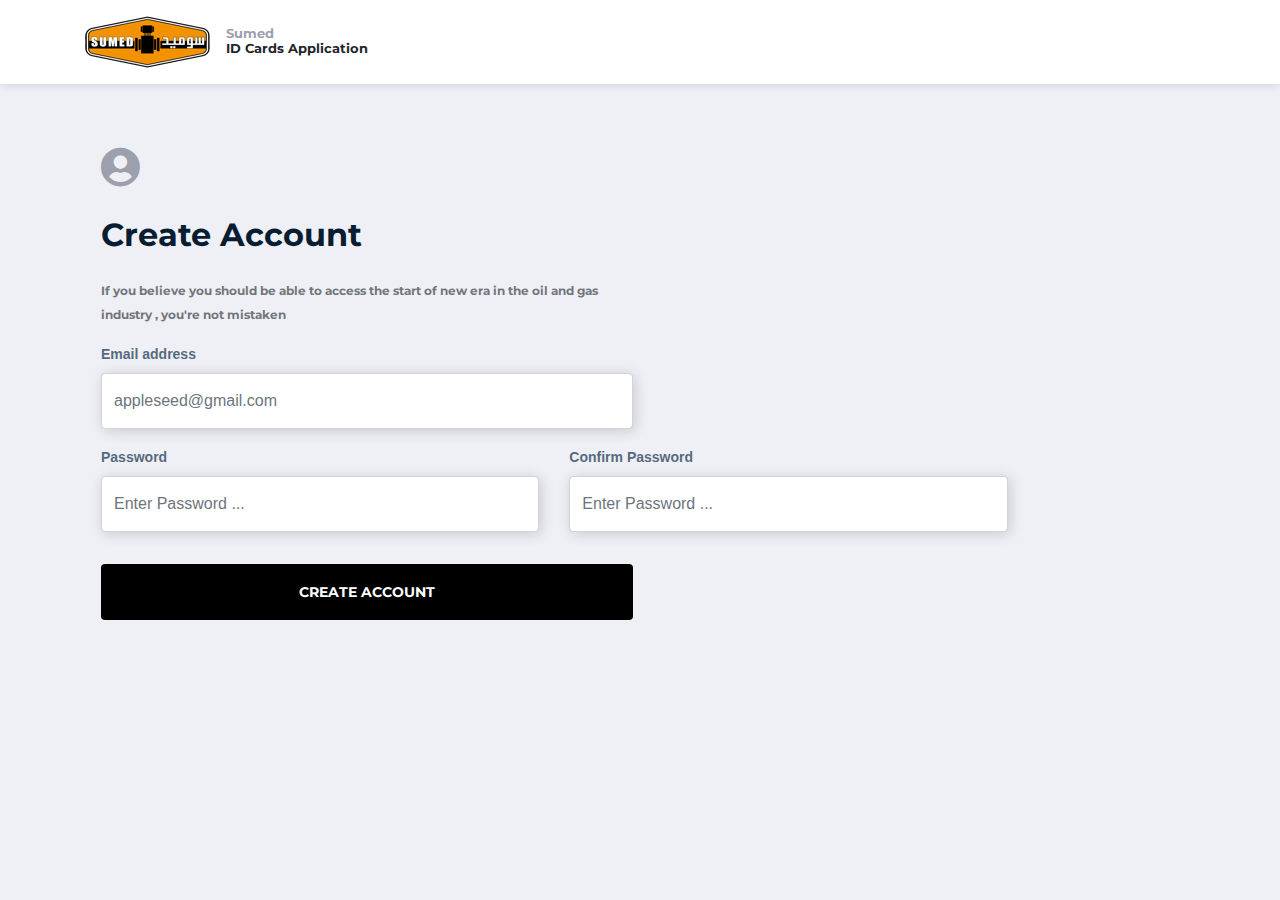
<file: createAccount.html>
<!DOCTYPE html>
<html lang="en">

<head>
    <meta charset="UTF-8">
    <meta name="viewport" content="width=device-width, initial-scale=1.0">
    <meta http-equiv="X-UA-Compatible" content="ie=edge">
    <link rel="stylesheet" href="https://cdnjs.cloudflare.com/ajax/libs/twitter-bootstrap/4.4.1/css/bootstrap.min.css">
    <link rel="stylesheet" href="https://cdnjs.cloudflare.com/ajax/libs/font-awesome/5.11.2/css/all.min.css">
    <link rel="stylesheet" href="css/style.css">
    <link rel="icon" href="images/sumed.png">
    <link href="https://fonts.googleapis.com/css?family=Montserrat:400,700,800,900&display=swap" rel="stylesheet">
    <title>Create Account</title>
</head>

<body style="background-color: #eef0f5">
    <header class="hedLogin">
        <div class="container py-3">
            <div class="media">
                <img src="images/sumed.png" class="mr-3 img-fluid">
                <div class="media-body">
                    <h6 class="mt-0">Sumed</h6>
                    <h5>ID Cards Application</h5>
                </div>
            </div>
        </div>
    </header>

    <div class="sectionLogin">
        <div class="container mt-1">
            <div class="row justify-content-between">
                <div class="col-lg-12 col-md-12 col-sm-12">
                    <div class="login">
                        <h1><i class="fa fa-user-circle"></i></h1>
                        <h2 class="txtMons font-weight-bold pt-1 py-3">Create Account</h2>
                        <form action="login.html">
                            <div class="row">
                                <div class="col-lg-6 col-md-6">
                                    <p class="txtMons"><small class="txtSmall">If you believe you should be able to access the start of new era 
                                        in the oil and gas industry , you're not mistaken
                                    </small></p>
                                    <div class="form-group">
                                        <label for="exampleInputEmail1">Email address </label>
                                        <input type="email" class="form-control" id="exampleInputEmail1" aria-describedby="emailHelp" placeholder="appleseed@gmail.com">
                                    </div>
                                </div>
                            </div>
                            <div class="row">
                                <div class="col-lg-5 col-md-5">
                                    <div class="form-group">
                                        <label for="Password1">Password</label>
                                        <input type="password" class="form-control" id="Password1" placeholder="Enter Password ...">
                                    </div>
                                </div>
                                <div class="col-lg-5 col-md-5">
                                    <div class="form-group">
                                        <label for="cPassword">Confirm Password</label>
                                        <input type="password" class="form-control" id="cPassword" placeholder="Enter Password ...">
                                    </div>
                                </div>
                            </div>
                            <div class="row pt-3">
                                <div class="col-lg-6 col-md-6">
                                    <button type="submit" class="btn btnDark btn-block">
                                        CREATE ACCOUNT
                                    </button>
                                </div>
                            </div>
                        </form>
                    </div>
                </div>
            </div>
        </div>
    </div>
    <script src="https://cdnjs.cloudflare.com/ajax/libs/jquery/3.4.1/jquery.slim.min.js"></script>
    <script src="https://cdnjs.cloudflare.com/ajax/libs/popper.js/1.16.0/umd/popper.min.js"></script>
    <script src="https://cdnjs.cloudflare.com/ajax/libs/twitter-bootstrap/4.4.1/js/bootstrap.min.js"></script>
</body>

</html>
</file>
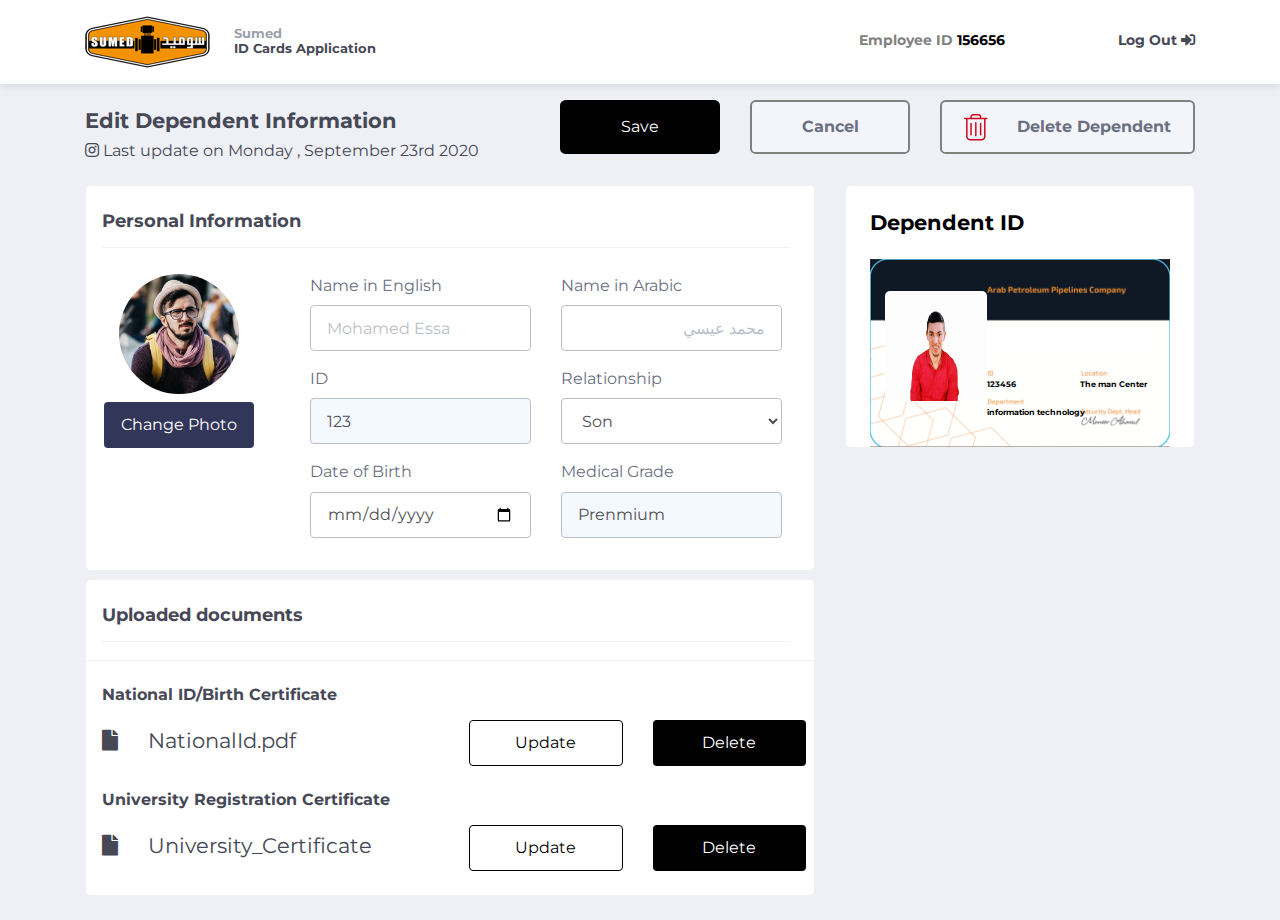
<file: dependent_profile.html>
<!DOCTYPE html>
<html lang="en">

<head>
    <meta charset="UTF-8">
    <meta name="viewport" content="width=device-width, initial-scale=1.0">
    <meta http-equiv="X-UA-Compatible" content="ie=edge">
    <link rel="stylesheet" type="text/css" href="css/bootstrap.css">
    <link rel="stylesheet" href="https://cdnjs.cloudflare.com/ajax/libs/font-awesome/5.11.2/css/all.min.css">
    <link rel="icon" href="images/sumed.png">
    <link href="https://fonts.googleapis.com/css?family=Montserrat:400,700,800,900&display=swap" rel="stylesheet">
    <link rel="stylesheet" href="css/style.css">
    <title> Dependent Profile </title>
    <style>
        @media screen and (min-width: 1400px){
            .top-left2 {
                top: 19%;
                left: 5%;
                width: 94px;
                height: 112px;
            }
        }
    </style>
</head>

<body style="background-color: #eef0f5;font-family: Montserrat;">
    <header class="hedLogin">
        <div class="container py-1">
            <div class="row">
                <div class="col-md-7">
                    <div class="media">
                        <img src="images/sumed.png" class="mr-2 img-fluid">
                        <div class="media-body">
                            <h6>Sumed</h6>
                            <h5>ID Cards Application</h5>
                        </div>
                    </div>
                </div>
                <div class="col-md-3 col-sm-6 col-7">
                    <h5 class="pt-1 text-right txtGray textED">Employee ID <span
                            class="font-weight-bold txtBlack">156656</span></h5>
                </div>
                <div class="col-md-2 col-sm-6 col-5">
                    <h5 class="pt-1 text-right textED"><a href="#" class="text-dark"> Log Out <i
                                class="fa fa-sign-in-alt"></i></a></h5>
                </div>
            </div>

        </div>
    </header>

    <div class="container">

        <div class="row">
            <div class="col-lg-5 col-md-4 col-12 pt-2">
                <h4 class="font-weight-bold txtMons"> Edit Dependent Information </h4>
                <h6 class="txtMons"><i class="fab fa-instagram"></i> Last update on Monday , September 23rd 2020</h6>
            </div>
            <div class="col-lg-2 col-md-2 pt-1">
                <button type="button" data-toggle="modal" data-target="#saveM" class="btn btnD btn-lg btn-block">Save</button>
            </div>
            <div class="col-lg-2 col-md-3 pt-1">
                <button type="button" class="btn btnPrint btn-lg btn-block">Cancel</button>
            </div>
            <div class="col-lg-3 col-md-3 pt-1">
                <button type="button" class="btn btnPrint btn-lg btn-block" data-toggle="modal" data-target="#removeAd">
                    <img src="images/delete.svg" class="pr-2"> Delete Dependent</button>
            </div>
        </div>

        <div class="row pt-1">

            <div class="col-12 col-md-8">
                <div class="card pb-1">
                    <div class="card-header border-bottom-0">
                        <h5 class="font-weight-bold border-bottom pb-1">Personal Information</h5>
                    </div>
                    <div class="card-content px-1 mt-1">
                        <div class="row">
                            <div class="col-md-3">
                                <img src="images/avat.jpg" class="mx-auto d-block img-fluid imgCircule">
                                <button class="btn btnChange mx-auto d-flex justify-content-center mt-1">Change
                                    Photo</button>
                            </div>
                            <div class="col-md-9">
                                <div class="px-2">
                                    <div class="row">
                                        <div class="col">
                                            <div class="form-group">
                                                <label for="nameF">Name in English</label>
                                                <input type="text" class="form-control" id="nameF"
                                                    placeholder="Mohamed Essa ">
                                            </div>
                                        </div>
                                        <div class="col">
                                            <div class="form-group" dir="rtl">
                                                <label for="nameF">Name in Arabic</label>
                                                <input type="text" class="form-control" id="nameF"
                                                    placeholder="محمد عيسي ">
                                            </div>
                                        </div>
                                    </div>
                                    <div class="row">
                                        <div class="col">
                                            <div class="form-group">
                                                <label for="dId">ID</label>
                                                <input type="text" value="123" disabled class="form-control" id="dId">
                                            </div>
                                        </div>
                                        <div class="col">
                                            <div class="form-group">
                                                <label for="relations">Relationship</label>
                                                <select class="form-control" id="relations">
                                                    <option>Son</option>
                                                    <option>Daughter</option>
                                                    <option>Brother</option>
                                                </select>
                                            </div>
                                        </div>

                                    </div>

                                    <div class="row">
                                        <div class="col">
                                            <div class="form-group">
                                                <label for="dFB">Date of Birth</label>
                                                <input type="date" class="form-control" id="dFB">
                                            </div>
                                        </div>
                                        <div class="col">
                                            <div class="form-group">
                                                <label for="dmd">Medical Grade</label>
                                                <input type="text" value="Prenmium" disabled class="form-control" id="dmd">
                                            </div>
                                        </div>
                                    </div>

                                </div>

                            </div>
                        </div>
                    </div>
                </div>
                <div class="card mt-1 mb-2 pb-2">
                    <div class="card-header">
                        <h5 class="font-weight-bold border-bottom pb-1">Uploaded documents</h5>
                    </div>
                    <div class="card-content px-1 mt-1">
                        <h6 class="pt-1 mb-1 font-weight-bold">National ID/Birth Certificate </h6>
                        <div class="row">
                            <div class="col-md-6">
                                <h4 class="mt-1 txtMons"><i class="fa fa-file pr-2"></i> NationalId.pdf</h4>
                            </div>
                            <div class="col-md-3 col-6">
                                <button class="btn btnoD btn-block">Update</button>
                            </div>
                            <div class="col-md-3 col-6">
                                <button class="btn btnD btn-block">Delete</button>
                            </div>
                        </div>
                        <h6 class="pt-2 mb-1 font-weight-bold">University Registration Certificate</h6>
                        <div class="row">
                            <div class="col-md-6">
                                <h4 class="mt-1 txtMons"><i class="fa fa-file pr-2"></i> University_Certificate</h4>
                            </div>
                            <div class="col-md-3 col-6">
                                <button class="btn btnoD btn-block">Update</button>
                            </div>
                            <div class="col-md-3 col-6">
                                <button class="btn btnD btn-block">Delete</button>
                            </div>
                        </div>
                    </div>
                </div>
            </div>
            <div class="col-12 col-md-4">
                <div class="card">
                    <div class="card-body pb-0">
                        <h4 class="card-title font-weight-bold txtBlack txtMons">Dependent ID</h4>

                        <div class="contentImg2">
                            <img src="images/card.png" class="img-fluid" alt="">
                            <img class="top-left2" src="images/profile.jpg" alt="">
                            <!-- <div class="top-left">
                            </div> -->
                            <div class="bottom-left2">123456</div>
                            <div class="bottom-right2">The man Center</div>
                            <div class="bottomL2">information technology</div>
                        </div>
                    </div>
                </div>
                <!-- <div class="card mt-1">
                    <div class="card-body pb-0">
                        <h3 class="card-title txtMons font-weight-bold">Medical Grade</h3>
                    </div>
                    <div class="card-body pt-0 pb-1">
                        <h1 class="font-weight-bolder numColor txtBlack">A</h1>
                        <div class="form-group">
                            <select class="form-control font-weight-bold txtBlack pt-0 border-0">
                                <option>Prenmium</option>
                                <option>Medical</option>
                            </select>
                        </div>
                        <p>Insurance</p>
                    </div>
                </div> -->
            </div>

        </div>



    </div>

    



    <div class="modal fade" id="saveM" tabindex="-1" role="dialog" aria-labelledby="exampleModalLabel"
        aria-hidden="true">
        <div class="modal-dialog modalAdd" role="document">
            <div class="modal-content p-2">
                <div class="modal-header border-bottom-0">
                    <h3 class="modal-title font-weight-bold" id="saveM"> Dependent Saved
                    </h3>
                    <button type="button" class="close" data-dismiss="modal" aria-label="Close">
                        <span aria-hidden="true">&times;</span>
                    </button>
                </div>
                <div class="modal-body px-2">
                    <h4>Dependent has been added successfully</h4>
                    <img src="images/correct.PNG" class="mx-auto d-block">
                    <button class="btn btnD mx-auto d-flex justify-content-center px-4 mt-2" data-dismiss="modal" aria-label="Close">GREAT</button>
                </div>
            </div>
        </div>
    </div>

    <div class="modal fade" id="removeAd" tabindex="-1" role="dialog" aria-labelledby="exampleModalLabel"
        aria-hidden="true">
        <div class="modal-dialog modal-lg" role="document">
            <div class="modal-content p-3">
                <div class="modal-header border-bottom-0">
                    <h3 class="modal-title font-weight-bold" id="removeAd">
                    </h3>
                    <button type="button" class="close" data-dismiss="modal" aria-label="Close">
                        <span aria-hidden="true">&times;</span>
                    </button>
                </div>
                <div class="modal-body px-2 text-center">
                    <img src="images/avat.jpg" class="imgCircule mx-auto d-block">
                    <h5 class="pt-2">Are you Sure you want to remove Mohamed Essa From Admin ?</h5>
                    <p>This Action is irreversible and can't be undone</p>
                    <div class="row pt-2 justify-content-around">
                        <div class="col-5">
                            <button class="btn btn-danger btn-block">Remove Admin</button>
                        </div>
                        <div class="col-5">
                            <button class="btn btnoD btn-block">Cancel</button>
                        </div>
                    </div>
                </div>
            </div>
        </div>
    </div>


    <div class="modal fade" id="printIDD" tabindex="-1" role="dialog"
        aria-labelledby="exampleModalLabel" aria-hidden="true">
        <div class="modal-dialog modalAdd modal-lg" role="document">
            <div class="modal-content p-3">
                <div class="modal-header border-bottom-0">
                    <h3 class="modal-title font-weight-bold txtMons" id="printIDD"> PRINT
                    </h3>
                    <button type="button" class="close" data-dismiss="modal" aria-label="Close">
                        <span aria-hidden="true">&times;</span>
                    </button>
                </div>
                <div class="modal-body">
                    <div class="row">
                        <div class="col-md-6">
                            <p class="mb-0">NAME :</p>
                            <h5 class="font-weight-bold txtBlack txtMons"> Mohamed Essa Abdelhameed </h5>
                            <p class="pt-2 mb-0">ID</p>
                            <h3 class="font-weight-bold txtBlack">1100</h3>
                            <div class="form-group pt-2">
                                <label for="idLang">ID LANGUAGE</label>
                                <select class="form-control" id="idLang">
                                <option>English</option>
                                <option>العربية</option>
                                </select>
                            </div>
                        </div>
                        <div class="col-md-6">
                            <button class="btn btn-block btnD mt-1">Print ID Card</button>
                        </div>
                    </div>
                    <div class="row">
                        <div class="col-md-6 pt-1">
                            <button class="btn text-white fColor">Front Preview </button>
                            <div class="contentImg">
                                <img src="images/card.png" class="img-fluid" alt="">
                                <img class="top-left" src="images/profile.jpg" alt="">
                                <!-- <div class="top-left">
                                </div> -->
                                <div class="bottom-left">123456</div>
                                <div class="bottom-right">The man Center</div>
                                <div class="bottomL">information technology</div>
                            </div>
                        </div>
                        <div class="col-md-6 pt-1">
                            <button class="btn btn-info">Back Preview </button>
                            <img src="images/card_back.png" class="img-fluid" alt="">
                        </div>
                    </div>
                </div>
            </div>
        </div>
    </div>


    <script src="https://cdnjs.cloudflare.com/ajax/libs/jquery/3.4.1/jquery.slim.min.js"></script>
    <script src="https://cdnjs.cloudflare.com/ajax/libs/popper.js/1.16.0/umd/popper.min.js"></script>
    <script src="https://cdnjs.cloudflare.com/ajax/libs/twitter-bootstrap/4.4.1/js/bootstrap.min.js"></script>
</body>

</html>
</file>
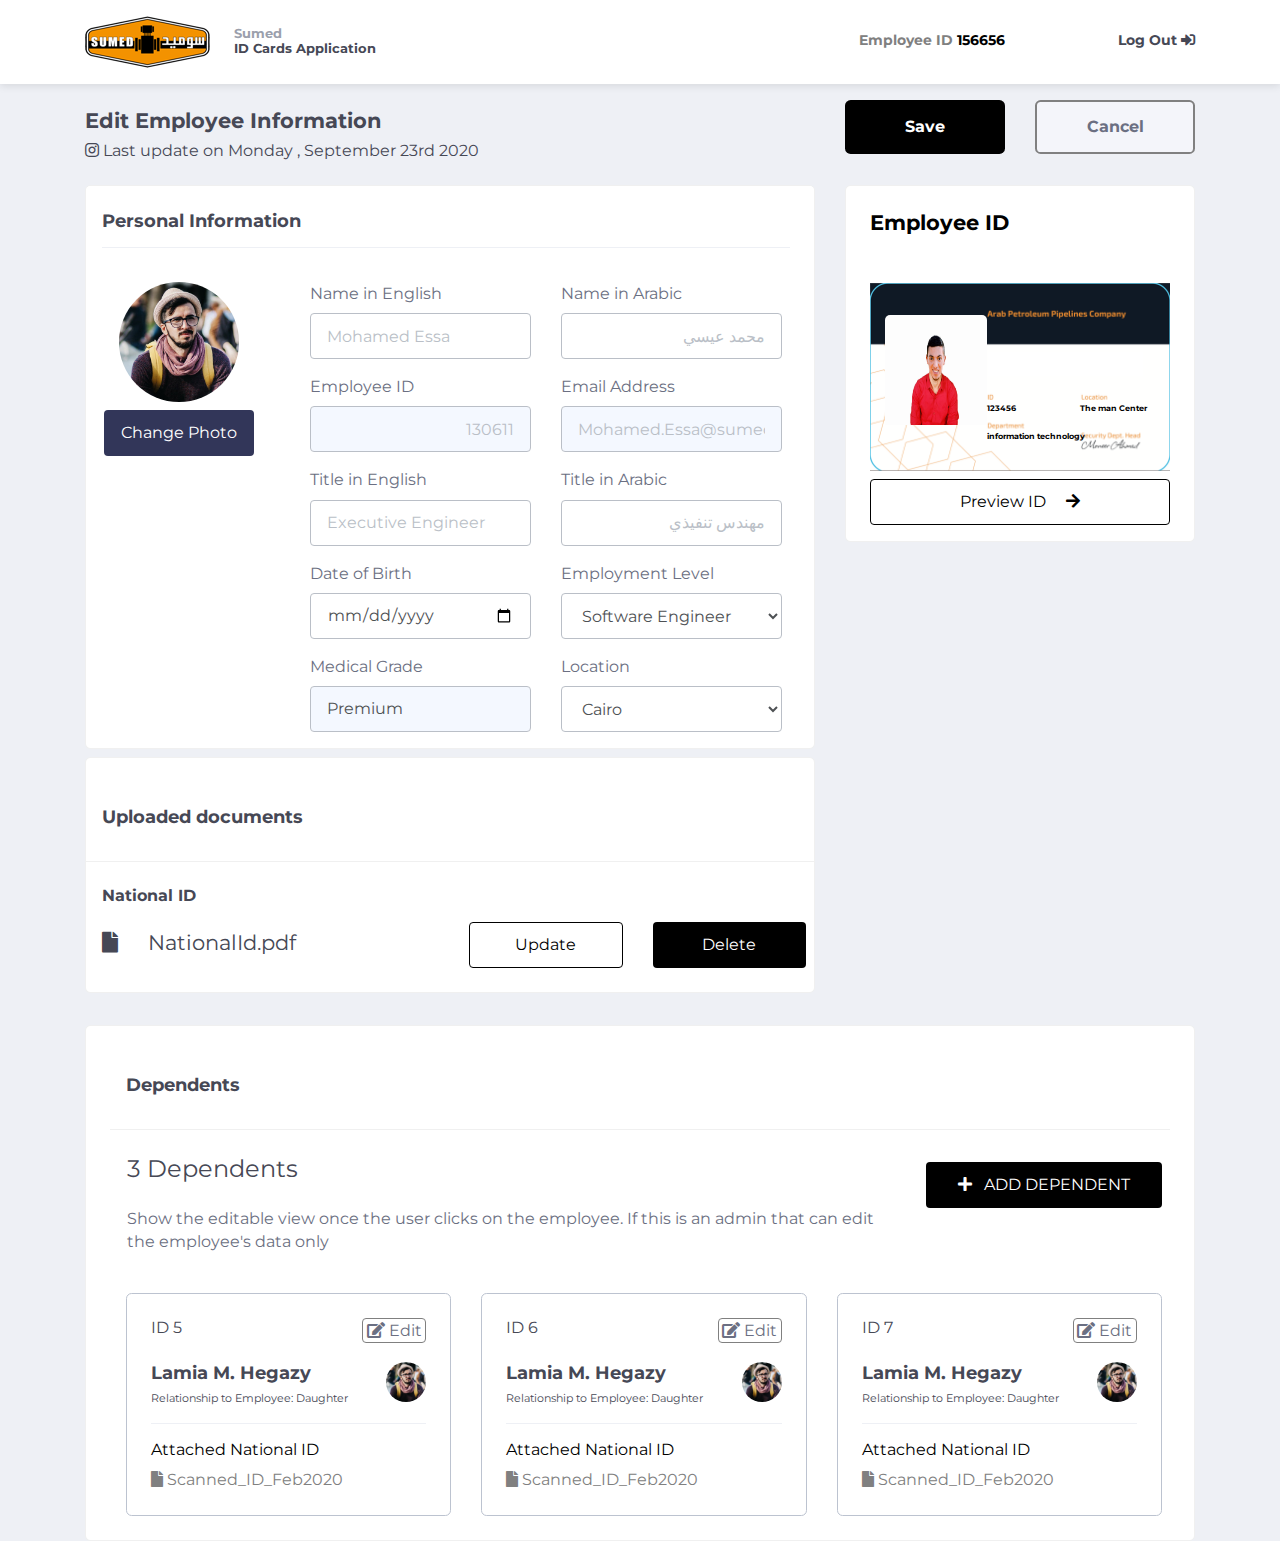
<file: employee_profile.html>
<!DOCTYPE html>
<html lang="en">

<head>
    <meta charset="UTF-8">
    <meta name="viewport" content="width=device-width, initial-scale=1.0">
    <meta http-equiv="X-UA-Compatible" content="ie=edge">
    <link rel="stylesheet" type="text/css" href="css/bootstrap.css">
    <link rel="stylesheet" href="https://cdnjs.cloudflare.com/ajax/libs/font-awesome/5.11.2/css/all.min.css">
    <link rel="icon" href="images/sumed.png">
    <link rel="stylesheet" href="fancy-file-uploader/fancy_fileupload.css" type="text/css" media="all" />
    <link href="https://fonts.googleapis.com/css?family=Montserrat:400,700,800,900&display=swap" rel="stylesheet">
    <link rel="stylesheet" href="css/style.css">
    <title> Employee Profile</title>
    <style>
        @media screen and (min-width: 1400px){
            .top-left2 {
                top: 19%;
                left: 5%;
                width: 94px;
                height: 112px;
            }
        }
    </style>
</head>

<body style="background-color: #eef0f5;font-family: Montserrat;">
    <header class="hedLogin">
        <div class="container py-1">
            <div class="row">
                <div class="col-md-7">
                    <div class="media">
                        <img src="images/sumed.png" class="mr-2 img-fluid">
                        <div class="media-body">
                            <h6>Sumed</h6>
                            <h5>ID Cards Application</h5>
                        </div>
                    </div>
                </div>
                <div class="col-md-3 col-sm-6 col-7">
                    <h5 class="pt-1 text-right txtGray textED">Employee ID <span class="font-weight-bold txtBlack">156656</span></h5>
                </div>
                <div class="col-md-2 col-sm-6 col-5">
                    <h5 class="pt-1 text-right textED"><a href="#" class="text-dark"> Log Out <i class="fa fa-sign-in-alt"></i></a></h5>
                </div>
            </div>
            
        </div>
    </header>

    <div class="container">

        <div class="row">
            <div class="col-lg-8 col-md-4 col-12 pt-2">
                <h4 class="font-weight-bold txtMons"> Edit Employee Information </h4>
                <h6 class="txtMons"><i class="fab fa-instagram"></i> Last update on Monday , September 23rd 2020</h6>
            </div>
            <div class="col-lg-2 col-md-2 pt-1">
                <button type="button" class="btn font-weight-bold  btnD btn-lg btn-block" data-toggle="modal" data-target="#saveM">Save</button>
            </div>
            <div class="col-lg-2 col-md-3 pt-1">
                <button type="button" class="btn btnPrint btn-lg btn-block"> Cancel </button>
            </div>
        </div>

        <div class="row pt-1">

            <div class="col-12 col-md-8">
                <div class="card">
                    <div class="card-header border-bottom-0 bg-white">
                        <h5 class="font-weight-bold border-bottom pb-1">Personal Information</h5>
                    </div>
                    <div class="card-content px-1 pt-1">
                        <div class="row">
                            <div class="col-md-3">
                                <img src="images/avat.jpg" class="mx-auto d-block img-fluid imgCircule">
                                <button class="btn btnChange mx-auto d-flex justify-content-center mt-1">Change Photo</button>
                            </div>
                            <div class="col-md-9">
                                <div class="px-2">
                                    <div class="row">
                                        <div class="col">
                                            <div class="form-group">
                                                <label for="nameF">Name in English</label>
                                                <input type="text" class="form-control" id="nameF" placeholder="Mohamed Essa ">
                                            </div>
                                        </div>
                                        <div class="col">
                                            <div class="form-group" dir="rtl">
                                                <label for="nameF">Name in Arabic</label>
                                                <input type="text" class="form-control" id="nameF" placeholder="محمد عيسي ">
                                            </div>
                                        </div>
                                    </div>
                                    <div class="row">
                                        <div class="col">
                                            <div class="form-group" dir="rtl">
                                                <label for="empFID">Employee ID</label>
                                                <input type="text" disabled class="form-control" id="empFID" placeholder="130611">
                                            </div>
                                        </div>
                                        
                                        <div class="col">
                                            <div class="form-group">
                                                <label for="emailF">Email Address</label>
                                                <input type="email" disabled class="form-control" id="emailF" placeholder="Mohamed.Essa@sumed.org">
                                            </div>
                                        </div>
                                    </div>
                                    <div class="row">
                                        <div class="col">
                                            <div class="form-group">
                                                <label for="title">Title in English</label>
                                                <input type="text" class="form-control" id="title" placeholder="Executive Engineer">
                                            </div>
                                        </div>
                                        <div class="col">
                                            <div class="form-group" dir="rtl">
                                                <label for="job">Title in Arabic</label>
                                                <input type="text" class="form-control" id="job" placeholder="مهندس تنفيذي">
                                            </div>
                                        </div>
                                    </div>
                                    <div class="row">
                                        <div class="col">
                                            <div class="form-group" dir="rtl">
                                                <label for="dFB">Date of Birth</label>
                                                <input type="date" class="form-control" id="dFB">
                                            </div>
                                        </div>
                                        <div class="col">
                                            <div class="form-group">
                                                <label for="dgrde">Employment Level </label>
                                                <select class="form-control" id="dgrde">
                                                  <option>Software Engineer</option>
                                                  <option>Engineer</option>
                                                </select>
                                            </div>
                                        </div>
                                    </div>
                                    
                                    <div class="row">
                                        <div class="col">
                                            <div class="form-group">
                                                <label for="medicald">Medical Grade</label>
                                                <input type="text" disabled class="form-control" value="Premium">
                                            </div>
                                        </div>
                                        <div class="col">
                                            <div class="form-group">
                                                <label for="loc1">Location </label>
                                                <select class="form-control" id="loc1">
                                                  <option>Cairo</option>
                                                  <option>Alex</option>
                                                </select>
                                            </div>
                                        </div>
                                    </div>
                                </div>
                            </div>
                        </div>                  
                    </div>
                </div>
                <div class="card my-1 py-2">
                    <div class="card-header">
                        <h5 class="font-weight-bold pb-1">Uploaded documents</h5>
                    </div>
                    <div class="card-content px-1 mt-1">
                        <h6 class="pt-1 mb-1 font-weight-bold">National ID </h6>
                        <div class="row">
                            <div class="col-md-6">
                                <h4 class="mt-1 txtMons"><i class="fa fa-file pr-2"></i> NationalId.pdf</h4>
                            </div>
                            <div class="col-md-3 col-6">
                                <button class="btn btnoD btn-block">Update</button>
                            </div>
                            <div class="col-md-3 col-6">
                                <button class="btn btnD btn-block">Delete</button>
                            </div>
                        </div>
                    </div>
                </div>
            </div>
            <div class="col-12 col-md-4">
                    <div class="card">
                      <div class="card-body pb-0">
                        <h4 class="card-title font-weight-bold txtBlack txtMons">Employee ID</h4>
                      </div>
                      <div class="card-body pb-1">
                        <div class="contentImg2">
                            <img src="images/card.png" class="img-fluid" alt="">
                            <img class="top-left2" src="images/profile.jpg" alt="">
                            <!-- <div class="top-left">
                            </div> -->
                            <div class="bottom-left2">123456</div>
                            <div class="bottom-right2">The man Center</div>
                            <div class="bottomL2">information technology</div>
                        </div>
                          <button class="btn btn-block btnoD mt-1" data-toggle="modal" data-target="#printID2">Preview ID <i class="fa fa-arrow-right pl-1"></i></button>
                      </div>
                    </div>
                  
            </div>
        
        </div>


        <div class="row pt-1">

            <div class="col-12 col-md-12">
                <div class="card p-2">
                    <div class="card-header bg-white">
                        <h5 class="font-weight-bold  pb-1"> Dependents </h5>
                    </div>
                    <div class="card-content px-1 mt-1">
                        <div class="row">
                            <div class="col-md-9 px-1 pt-1">
                                <h3 class="txtMons">3 Dependents</h3>  
                                <p class="pt-1">Show the editable view once the user clicks on the employee. If this is an admin that can edit the employee's data only</p> 
                            </div>
                            <div class="col-md-3">
                                <button class="btn btn-block btnD mt-2" data-toggle="modal" data-target="#addDependent2"><i class="fa fa-plus pr-1"></i> ADD DEPENDENT</button>
                            </div>
                        </div>
                        <div class="row pt-1">
                            <div class="col-lg-4 col-sm-6">
                                <div class="card text-white bg-white border mt-1">
                                    <div class="card-body">
                                        <h6> ID <span>5</span> <a href="dependent_profile.html" class="btn float-right btnEditS"><i class="fa fa-edit"></i> Edit</a></h6>
                                        <div class="media pt-1 border-bottom">
                                            <div class="media-body">
                                              <h5 class="mt-0 text-dark font-weight-bold">Lamia M. Hegazy </h5>
                                              <p class="mt-0 mb-1 text-dark txtvSmall">Relationship to Employee: Daughter</p>
                                            </div>
                                            <img src="images/avat.jpg" width="40px" height="40px" class="ml-2 imgSmall" alt="...">
                                        </div>
                                        <h6 class="pt-1 txtBlack">Attached National ID </h6>
                                        <p class="mb-0"><a href="#" class="txtGray"><i class="fa fa-file"></i> Scanned_ID_Feb2020</a></p>
                                    </div>
                                </div>
                            </div>
                            <div class="col-lg-4 col-sm-6">
                                <div class="card text-white bg-white border mt-1">
                                    <div class="card-body">
                                        <h6> ID <span>6</span> <a href="dependent_profile.html" class="btn float-right btnEditS"><i class="fa fa-edit"></i> Edit</a></h6>
                                        <div class="media pt-1 border-bottom">
                                            <div class="media-body">
                                              <h5 class="mt-0 font-weight-bold">Lamia M. Hegazy </h5>
                                              <p class="mt-0 mb-1 text-dark txtvSmall">Relationship to Employee: Daughter</p>
                                            </div>
                                            <img src="images/avat.jpg" width="40px" height="40px" class="ml-2 imgSmall" alt="...">
                                        </div>
                                        <h6 class="pt-1 txtBlack">Attached National ID </h6>
                                        <p class="mb-0"><a href="#" class="txtGray"><i class="fa fa-file"></i> Scanned_ID_Feb2020</a></p>
                                    </div>
                                </div>
                            </div>
                            <div class="col-lg-4 col-sm-6">
                                <div class="card text-white bg-white border mt-1">
                                    <div class="card-body">
                                        <h6> ID <span>7</span> <a href="dependent_profile.html" class="btn float-right btnEditS"><i class="fa fa-edit"></i> Edit</a></h6>
                                        <div class="media pt-1 border-bottom">
                                            <div class="media-body">
                                              <h5 class="mt-0 font-weight-bold">Lamia M. Hegazy </h5>
                                              <p class="mt-0 mb-1 text-dark txtvSmall">Relationship to Employee: Daughter</p>
                                            </div>
                                            <img src="images/avat.jpg" width="40px" height="40px" class="ml-2 imgSmall" alt="...">
                                        </div>
                                        <h6 class="pt-1 txtBlack">Attached National ID </h6>
                                        <p class="mb-0"><a href="#" class="txtGray"><i class="fa fa-file"></i> Scanned_ID_Feb2020</a></p>
                                    </div>
                                </div>
                            </div>
                        </div>
                    </div>
                </div>
            </div>
        </div>

    </div>

    <div class="modal fade" id="addDependent2" tabindex="-1" role="dialog"
        aria-labelledby="exampleModalLabel" aria-hidden="true">
        <div class="modal-dialog modal-lg modalAdd" role="document">
            <div class="modal-content p-3">
                <div class="modal-header border-bottom-0">
                    <h3 class="modal-title font-weight-bold txtMons" id="addDependent2"> Add New Dependent
                    </h3>
                    <button type="button" class="close" data-dismiss="modal" aria-label="Close">
                        <span aria-hidden="true">&times;</span>
                    </button>
                </div>
                <div class="modal-body px-2">
                    <form action="#">
                        <div class="row">
                            <div class="col-md-6">
                                <label for="customFile" class="font-weight-bold">Profile picture</label>
                                <div class="row">
                                    <div class="col-md-3">
                                        <div class="media-body">
                                            <img src="images/avat.jpg" class="mr-1 imgReduis" width="40px" height="40px">
                                        </div>
                                    </div>
                                    <div class="col-md-9">
                                        <div class="custom-file">
                                            <input type="file" class="custom-file-input" id="customFile">
                                            <label class="custom-file-label" for="customFile">Choose file</label>
                                        </div>
                                    </div>
                                </div>
                                <div class="form-group pt-1">
                                    <label for="empName">Dependent Name in English</label>
                                    <input type="text" class="form-control" placeholder="Mohamed Essa" id="empName">
                                </div>
                                
                                <div class="form-group pt-0">
                                    <label for="dofBirth">Date of Birth</label>
                                    <input type="date" class="form-control" placeholder="Mohamed.Essa@sumed.com" id="empEmail">
                                </div>
                                <div class="form-group">
                                    <label>National ID/Birth Certificate</label>
                                    <div class="custom-file">
                                        <input type="file" class="custom-file-input" id="customFile4">
                                        <label class="custom-file-label" for="customFile4">Choose file</label>
                                    </div>
                                </div>
                            </div>
                            <div class="col-md-6">
                                <div class="form-group">
                                    <label for="relation">Relationship</label>
                                    <select class="form-control" id="relation">
                                      <option>Daughter</option>
                                      <option>Brither</option>
                                      <option>Son</option>
                                    </select>
                                </div>
                                <div class="form-group">
                                    <label for="depName">Dependent Name in Arabic</label>
                                    <input dir="rtl" type="text" class="form-control" placeholder="مالك محمد عيسي" id="depName">
                                </div>
                                <div class="form-group">
                                    <label for="medicald">Medical Grade</label>
                                    <input type="text" class="form-control" value="prenmium" disabled id="medicald">
                                </div>
                                
                                <div class="form-group">
                                    <label>University Registration Certificate</label>
                                    <div class="custom-file">
                                        <input type="file" class="custom-file-input" id="customFile5">
                                        <label class="custom-file-label" for="customFile5">Choose file</label>
                                    </div>
                                </div>
                                <button class="btn btn-block btnD mt-1">Add Dependent</button>
                            </div>
                        </div>
                        
                    </form>
                </div>
            </div>
        </div>
    </div>


    <div class="modal fade" id="printID2" tabindex="-1" role="dialog"
        aria-labelledby="exampleModalLabel" aria-hidden="true">
        <div class="modal-dialog modalAdd modal-lg" role="document">
            <div class="modal-content p-3">
                <div class="modal-header border-bottom-0">
                    <h3 class="modal-title font-weight-bold txtMons" id="printID2"> PRINT
                    </h3>
                    <button type="button" class="close" data-dismiss="modal" aria-label="Close">
                        <span aria-hidden="true">&times;</span>
                    </button>
                </div>
                <div class="modal-body">
                    <div class="row">
                        <div class="col-md-6">
                            <p class="mb-0">NAME :</p>
                            <h5 class="font-weight-bold txtMons txtBlack"> Mohamed Essa Abdelhameed </h3>
                            <p class="pt-2 mb-0">ID</p>
                            <h3 class="font-weight-bold txtBlack">1100</h3>
                            <div class="form-group pt-2">
                                <label for="idLang">ID LANGUAGE</label>
                                <select class="form-control" id="idLang">
                                <option>English</option>
                                <option>العربية</option>
                                </select>
                            </div>
                        </div>
                        <div class="col-md-6">
                            <button class="btn btn-block btnD mt-1">Print ID Card</button>
                        </div>
                    </div>
                    <div class="row">
                        <div class="col-md-6 pt-1">
                            <button class="btn text-white fColor">Front Preview </button>
                            <div class="contentImg">
                                <img src="images/card.png" class="img-fluid" alt="">
                                <img class="top-left" src="images/profile.jpg" alt="">
                                <div class="top-text text-wrap">Mohamed Essa Abdelhameed</div>
                                <div class="top-text2">Creative Art Director</div>
                                <div class="bottom-left">123456</div>
                                <div class="bottom-right">The man Center</div>
                                <div class="bottomL">information technology</div>
                            </div>
                        </div>
                        <div class="col-md-6 pt-1">
                            <button class="btn btn-info">Back Preview </button>
                            <img src="images/card_back.png" class="img-fluid" alt="">
                        </div>
                    </div>
                </div>
            </div>
        </div>
    </div>

    <div class="modal fade" id="saveM" tabindex="-1" role="dialog" aria-labelledby="exampleModalLabel"
        aria-hidden="true">
        <div class="modal-dialog modalAdd" role="document">
            <div class="modal-content p-2">
                <div class="modal-header border-bottom-0">
                    <h3 class="modal-title font-weight-bold" id="saveM"> Employee Saved
                    </h3>
                    <button type="button" class="close" data-dismiss="modal" aria-label="Close">
                        <span aria-hidden="true">&times;</span>
                    </button>
                </div>
                <div class="modal-body px-2">
                    <h4>Employee has been saved successfully</h4>
                    <img src="images/correct.PNG" class="mx-auto d-block">
                    <button class="btn btnD mx-auto d-flex justify-content-center px-4 mt-2" data-dismiss="modal" aria-label="Close">GREAT</button>
                </div>
            </div>
        </div>
    </div>

    <script src="https://cdnjs.cloudflare.com/ajax/libs/jquery/3.4.1/jquery.slim.min.js"></script>
    <script src="https://cdnjs.cloudflare.com/ajax/libs/popper.js/1.16.0/umd/popper.min.js"></script>
    <script src="https://cdnjs.cloudflare.com/ajax/libs/twitter-bootstrap/4.4.1/js/bootstrap.min.js"></script>
    <script type="text/javascript" src="fancy-file-uploader/jquery.ui.widget.js"></script>
    <script type="text/javascript" src="fancy-file-uploader/jquery.fileupload.js"></script>
    <script type="text/javascript" src="fancy-file-uploader/jquery.iframe-transport.js"></script>
    <script type="text/javascript" src="fancy-file-uploader/jquery.fancy-fileupload.js"></script>
    <script src="js/file.js"></script>
</body>

</html>
</file>
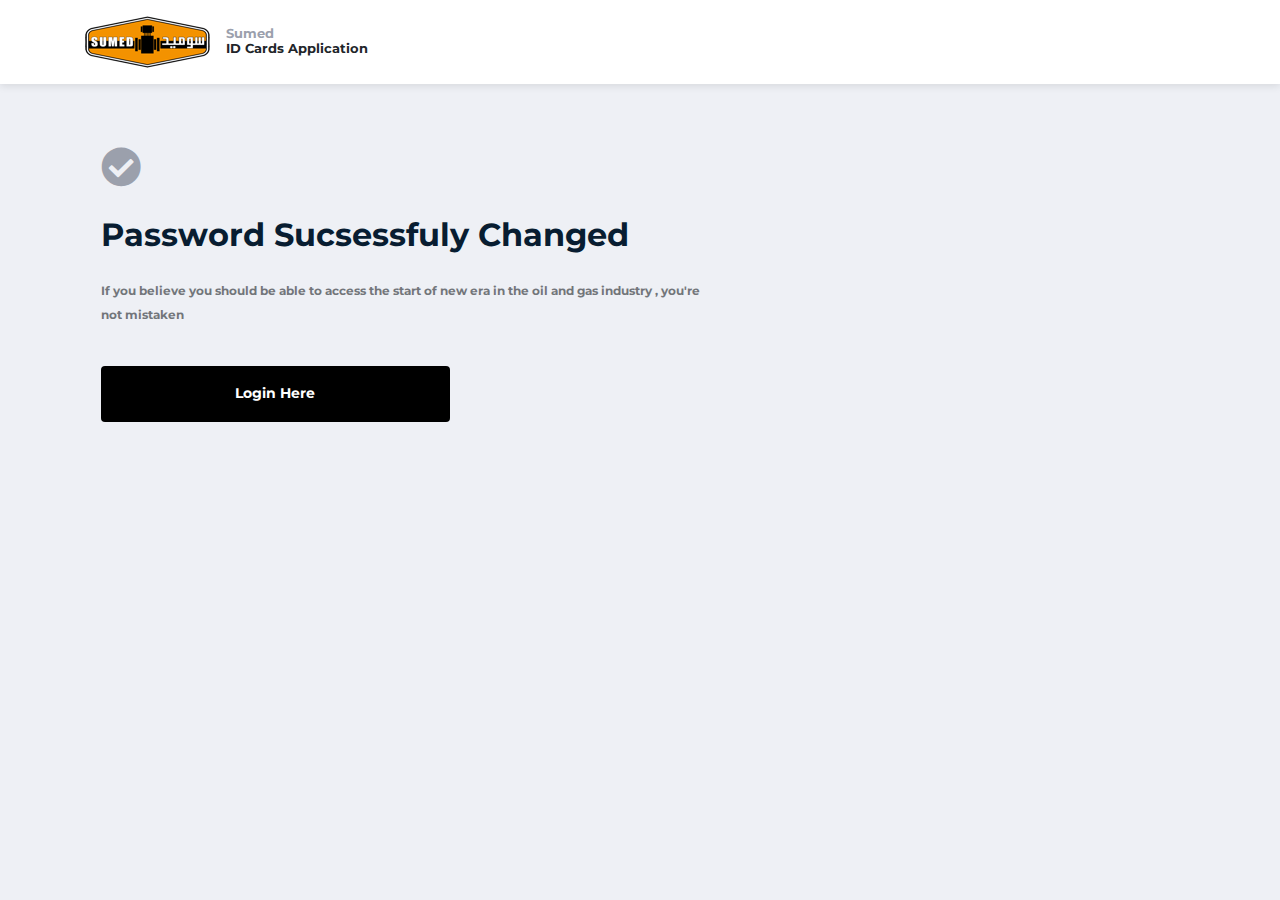
<file: sucessfullPassword.html>
<!DOCTYPE html>
<html lang="en">

<head>
    <meta charset="UTF-8">
    <meta name="viewport" content="width=device-width, initial-scale=1.0">
    <meta http-equiv="X-UA-Compatible" content="ie=edge">
    <link rel="stylesheet" href="https://cdnjs.cloudflare.com/ajax/libs/twitter-bootstrap/4.4.1/css/bootstrap.min.css">
    <link rel="stylesheet" href="https://cdnjs.cloudflare.com/ajax/libs/font-awesome/5.11.2/css/all.min.css">
    <link rel="stylesheet" href="css/style.css">
    <link rel="icon" href="images/sumed.png">
    <link href="https://fonts.googleapis.com/css?family=Montserrat:400,700,800,900&display=swap" rel="stylesheet">
    <title>Reset Password</title>
</head>

<body style="background-color: #eef0f5">
    <header class="hedLogin">
        <div class="container py-3">
            <div class="media">
                <img src="images/sumed.png" class="mr-3 img-fluid">
                <div class="media-body">
                    <h6 class="mt-0">Sumed</h6>
                    <h5>ID Cards Application</h5>
                </div>
            </div>
        </div>
    </header>

    <div class="sectionLogin">
        <div class="container mt-1">
            <div class="row">
                <div class="col-lg-7 col-md-6 col-sm-12">
                    <div class="login">
                        <h1><i class="fa fa-check-circle"></i></h1>
                        <h2 class="txtMons font-weight-bold pt-1 py-3"> Password Sucsessfuly Changed</h2>
                        <p class="txtMons"><small class="txtSmall">If you believe you should be able to access the start of new era 
                            in the oil and gas industry , you're not mistaken
                        </small></p>
                        
                        <div class="row pt-4">
                            <div class="col-lg-7 col-md-7">
                                <a href="login.html" class="btn btn-block btnDark pt-3">
                                    Login Here 
                                </a>
                            </div>
                        </div>
                    </div>
                </div>
            </div>
        </div>
    </div>
    <script src="https://cdnjs.cloudflare.com/ajax/libs/jquery/3.4.1/jquery.slim.min.js"></script>
    <script src="https://cdnjs.cloudflare.com/ajax/libs/popper.js/1.16.0/umd/popper.min.js"></script>
    <script src="https://cdnjs.cloudflare.com/ajax/libs/twitter-bootstrap/4.4.1/js/bootstrap.min.js"></script>
</body>

</html>
</file>
<file: css/style.css>
.hedLogin{
    background-color: white;
    box-shadow: 0 2px 8px 0 rgba(0, 0, 0, 0.1);
}
.txtMons{
    font-family: Montserrat;
}
.login{
    padding: 3.5rem 0 2rem 1rem;
}
.login .form-control{
    height: 3.5rem;
    box-shadow: 2px 2px 14px 0 rgba(0, 0, 0, 0.16);
}
.login h1{
    color: #9ba0ac;
}
.login h2{
    color: #081d31;
}
.login label{
    font-weight: bold;
    opacity: 0.7;
    color: #15314d;
    font-size: 14px;
}
.hedLogin h6{
    font-size: 0.8rem;
    padding-top: 0.6rem;
    margin-bottom: 0;
    color: #9ba0ac;
    font-family: Montserrat;
    font-weight: bold;
}
.hedLogin h5{
    font-size: 0.8rem;
    font-family: Montserrat;
    font-weight: bold;
}
.txtColor{
    color: #323659;
    font-family: Montserrat;
    font-weight: bolder;
}
.txtForget{
    font-size: 12px;
    font-weight: bolder;
    color: #081d31;
    opacity: 0.7;
}
.numColor{
    color: #40456e;
    font-family: Montserrat;
    font-size: 42px;
    font-weight:600;
    height: 52px;
}
.imgLogin{
    margin-top: 5rem;
    max-height: 510px;
}
.btnDark{
    background-color: black;
    height: 3.5rem;
    font-size: 14px;
    font-family: Montserrat;
    color: white;
    font-weight: bold;
}
.btnDark:hover{
    background-color: white;
    color: black;
    border-color: black;
}
.txtBlack{
    color:black;
}
.txtSmall{
    opacity: 0.6;
    font-size: 12px;
    font-weight: bold;
}
.bYellow{
    margin-top:0.8rem;
    background-color: #e68a00;
    border-radius: 25px;
}
.imgReduis{
    border-radius: 25px;
}
.btnD,.btnDs{
    background-color:black;
    color: white;
}
.btnDs{
    margin-top: 2rem;
}
.btnoD{
    background-color: white;
    border-color: black;
    color: black;
}
.btnoD:hover{
    background-color:black;
    color: white;
}
.btnD:hover,.btnDs:hover{
    background-color: white;
    border-color: black;
    color: black;
}
.input-group > .form-control, .input-group > .form-control-plaintext, .input-group > .custom-select, .input-group > .custom-file{
    font-size:16px;
    color: teal;
}
.custom-control .custom-control-label{
    cursor: pointer;
}
.bgEd{
    background-color: #323659;
    padding: 0rem 1rem 1rem 1rem;
    border-radius:4px;
}
.btnP{
    background-color: #7e82a3;
    color: white;
}
.btnP:hover{
    color: #081d31;
    border-color: #323659;
    background-color: aliceblue;
}
.jumBg{
    background-color: #eef0f5;
}
.modalAdd label{
    font-weight: bold;
}
.modalAdd .form-control,.modalAdd .custom-file{
    height: 3rem;
}
.accountC{
    cursor: pointer;
}
.mAcount{
    display: none;
    background-color: #081d31;
    border-bottom: 1px solid white;
}
.btnND{
    background-color: white;
    border:2px solid gray;
}
.btnND:hover{
    background-color: black;
    color: white;
}
.dropD::after{
    display: none;
}
.btnPrint{
    background-color: white;
    font-weight:bold;
    min-height: 3.4rem;
    font-size: 1rem;
    background-color: #f4f5fa;
    border: 2px solid gray;
    padding: 0.2rem;
}
.btnPrint:hover{
    opacity:0.9;
    color:red;
}
.bgHead{
    background-color: rgb(247, 228, 228);
    color: black;
    padding: 2rem;
}
.imgCircule{
    border-radius: 50%;
    height: 120px;
    width: 120px;
}
.card h5,.card h6{
    font-family: Montserrat;
}
.pagination .page-item{
    padding-right: 0.5rem;
}
.page-item.disabled .page-link{
    background-color:unset;
}
.page-item:last-child .page-link{
    background-color:unset;
    border:none;
}
.table-responsive thead th{
    color: #111010;
    opacity: 0.4;
    font-size: 12px;
}
.table-responsive tbody td{
    color: black;
    font-size: 14px;
}
.hideGroup{
    display: none;
}
.txtvSmall{
    font-size: 11px;
}
.btnEditS{
    padding: 1.5px 3.5px;
    border:1px solid gray;
}
.txtGray{
    color:gray;
}
.imgSmall{
    border-radius:25px;
}
.badgeY .badge{
    background-color: orange;
    padding:0.5rem 0.5rem;
    border-radius: 30px;
    width:29px;
}
.fColor{
    background-color: #323659;
    border-radius:11px 11px 0px 0px !important;
}
.badgeY{
    color: orange;
}
.textED{
    font-size: 0.9rem !important;
}
.bgGray{
    background-color: #eef0f5;
}
.btnChange{
    background-color: #323659;
    color:white;
}
.btnChange:hover{
    border-color:#323659;
    color:#323659;
    background-color:white;
}
.emGray,.emBlue,.emOrange,.emPrimary,.emInfo{
    border: none;
    color:white;
    font-weight:bold;
    margin-top: 0.5rem;
    border-radius: 14px;
    padding: 0.5rem;
}
.emGray{
    background-color: gray;
}
.emBlue {
    background-color: blue; 
}
.emOrange {
    background-color: orange;
}
.emPrimary {
    background-color: pink;
}
.emInfo{
    background-color: burlywood;
}
.contentImg2{
    position: relative;
}
.bottom-left {
    position: absolute;
    bottom: 24%;
    color: black;
    font-size: 8px;
    font-weight: bold;
    left: 40%;
}
.bottom-right {
    position: absolute;
    bottom: 24%;
    color: black;
    font-size: 8px;
    font-weight: bold;
    left: 68%;
}
.top-left {
    position: absolute;
    top: 37%;
    left: 9%;
    width: 103px;
    height: 103px;
    border-radius: 5px 5px 0 0;
}
.bottomL {
    position: absolute;
    bottom: 13%;
    color: black;
    font-size: 8px;
    font-weight: bold;
    left: 40%;
}
.bottom-left2 {
    position: absolute;
    bottom: 30%;
    color: black;
    font-size: 8px;
    font-weight: bold;
    left: 39%;
}
.bottom-right2 {
    position: absolute;
    bottom: 30%;
    color: black;
    font-size: 8px;
    font-weight: bold;
    left: 70%;
}
.top-text{
    position: absolute;
    bottom: 56%;
    left: 39%;
    font-size: 12px;
    font-weight: bold;
    color:black;
}
.top-text2{
    position: absolute;
    bottom: 48%;
    left: 39%;
    font-size: 12px;
    color:#e68a00;
}
.top-textP{
    position: absolute;
    bottom: 45%;
    left: 39%;
    font-size: 12px;
    font-weight: bold;
    color:black;
}
.top-textP2{
    position: absolute;
    bottom: 39%;
    left: 39%;
    font-size: 12px;
    color:#e68a00;
}
.top-left2 {
    position: absolute;
    top: 17%;
    left: 5%;
    width: 102px;
    height: 110px;
    border-radius: 5px 5px 0 0;
}
.canvasjs-chart-credit , .canvasjs-chart-toolbar{
    display: none;
}
.bottomL2 {
    position: absolute;
    bottom: 15%;
    color: black;
    font-size: 8px;
    font-weight: bold;
    left: 39%;
}
/* ==================================================== */

.containerr {
    display: block;
    position: relative;
    padding-left: 35px;
    margin-bottom: 12px;
    cursor: pointer;
    font-size: 22px;
    -webkit-user-select: none;
    -moz-user-select: none;
    -ms-user-select: none;
    user-select: none;
  }
  
  /* Hide the browser's default checkbox */
  .containerr input {
    position: absolute;
    opacity: 0;
    cursor: pointer;
    height: 0;
    width: 0;
  }
  
  /* Create a custom checkbox */
  .checkmarke {
    position: absolute;
    top: 0;
    left: 0;
    height: 30px;
    border-radius:25px;
    width: 30px;
    background-color: #eee;
  }
  
  /* On mouse-over, add a grey background color */
  .containerr:hover input ~ .checkmarke {
    background-color: #ccc;
  }
  
  /* When the checkbox is checked, add a blue background */
  .containerr input:checked ~ .checkmarke {
    background-color: rgb(247, 140, 39);
  }
  
  /* Create the checkmark/indicator (hidden when not checked) */
  .checkmarke:after {
    content: "";
    position: absolute;
    display: none;
  }
  
  /* Show the checkmark when checked */
  .containerr input:checked ~ .checkmarke:after {
    display: block;
  }
  
  /* Style the checkmark/indicator */
  .containerr .checkmarke:after {
    left: 12px;
    top: 9px;
    width: 5px;
    height: 10px;
    border: solid white;
    border-width: 0 3px 3px 0;
    -webkit-transform: rotate(45deg);
    -ms-transform: rotate(45deg);
    transform: rotate(45deg);
  }

/* ==================================================== */
@media screen and (max-width:400px){
    .login h2{
        font-size: 1.5rem;
    }
    .hideSm{
        display:none;
    }
    .login{
        padding: 2rem 0.5rem;
    }
}

@media screen and (max-width:800px){
   
    .mAcount{
        display:block;
    }
}
@media screen and (min-width:1000px){
    .dropDM{
        width:371px;
    }
}

@media screen and (min-width:1400px){
    .top-left2 {
        top: 19%;
        left: 5%;
        width: 120px;
        height: 120px;
    }
}
@media screen and (min-width:1600px){
    .top-left2 {
        top: 19%;
        left: 5%;
        width: 145px;
        height: 145px;
        border-radius: 5px 5px 0 0;
    }
}
@media screen and (max-width:1124px){
    .top-left2 {
        position: absolute;
        top: 18%;
        left: 6%;
        width: 72px;
        height: 72px;
        border-radius: 5px 5px 0 0;
    }
}
@media screen and (max-width:1300px){
    .top-text,.top-text2{
        font-size: 8px;
    }
}
@media screen and (max-width:500px){
    .dropDM{
        width:100%;
    }
    .btnPrint{
        height: 3rem;
    }
    .top-left2 {
        position: absolute;
        top: 17%;
        left: 4%;
        width: 120px;
        height: 120px;
        border-radius: 5px 5px 0 0;
    }
    .top-textP,.top-textP2{
        font-size: 9px;
        left: 41%;
    }
    .top-textP{
        top: 50%;
    }
    .top-textP2{
        top: 55%;
    }
    .bottomL{
        font-size: 7px;
    }
}
@media screen and (min-width:321px) and (max-width:375px){
    .top-left2 {
        position: absolute;
        top: 17%;
        left: 3%;
        width: 110px;
        height: 120px;
        border-radius: 5px 5px 0 0;
    }
    .top-left{
        position: absolute;
        top: 40%;
        left: 9%;
        width: 80px;
        height: 80px;
        border-radius: 5px 5px 0 0;
    }
    .bottom-left,.bottom-right{
        bottom: 23%;
    }
}
@media screen and (min-width:550px) and (max-width:770px){
    .top-left2 {
        position: absolute;
        top: 17%;
        left: 3%;
        width: 80px;
        height: 80px;
        border-radius: 5px 5px 0 0;
    }
}

@media screen and (min-width:320px) and (max-width:321px){
    .top-left2 {
        position: absolute;
        top: 17%;
        left: 4%;
        width: 90px;
        height: 80px;
        border-radius: 5px 5px 0 0;
    }
}
</file>
<file: fancy-file-uploader/fancy_fileupload.css>
.ff_fileupload_hidden { display: none; }

.ff_fileupload_wrap .ff_fileupload_dropzone_wrap { position: relative; }

.ff_fileupload_wrap .ff_fileupload_dropzone { display: block; width: 100%; height: 200px; box-sizing: border-box; border: 2px dashed #A2B4CA; border-radius: 3px; padding: 0; background-color: #FCFCFC; background-image: url('fancy_upload.png'); background-repeat: no-repeat; background-position: center center; opacity: 0.85; cursor: pointer; outline: none; }
.ff_fileupload_wrap .ff_fileupload_dropzone::-moz-focus-inner { border: 0; }
.ff_fileupload_wrap .ff_fileupload_dropzone:hover, .ff_fileupload_wrap .ff_fileupload_dropzone:focus, .ff_fileupload_wrap .ff_fileupload_dropzone:active { opacity: 1; background-color: #FDFDFD; border-color: #157EFB; }

.ff_fileupload_wrap .ff_fileupload_dropzone_tools { position: absolute; right: 10px; top: 0; }
.ff_fileupload_wrap .ff_fileupload_dropzone_tool { display: block; margin-top: 10px; width: 40px; height: 40px; box-sizing: border-box; border: 1px solid #A2B4CA; border-radius: 3px; padding: 0; background-color: #FDFDFD; background-repeat: no-repeat; background-position: center center; opacity: 0.85; cursor: pointer; outline: none; }
.ff_fileupload_wrap .ff_fileupload_dropzone_tool::-moz-focus-inner { border: 0; }
.ff_fileupload_wrap .ff_fileupload_dropzone_tool:hover, .ff_fileupload_wrap .ff_fileupload_dropzone_tool:focus, .ff_fileupload_wrap .ff_fileupload_dropzone_tool:active { opacity: 1; background-color: #FFFFFF; border-color: #157EFB; }

.ff_fileupload_wrap .ff_fileupload_recordaudio { background-image: url('fancy_microphone.png'); }
.ff_fileupload_wrap .ff_fileupload_recordvideo { background-image: url('fancy_webcam.png'); }
.ff_fileupload_wrap .ff_fileupload_recordvideo_preview { position: absolute; display: block; right: 60px; top: 10px; width: 320px; max-width: calc(100% - 70px); height: calc(100% - 20px); background-color: #222222; }
.ff_fileupload_wrap .ff_fileupload_recordvideo_preview.ff_fileupload_hidden { display: none; }

@keyframes ff_fileupload_recording_animate {
	from { border-color: #EF1F1F; }
	to { border-color: #C9A1A1; }
}

.ff_fileupload_wrap .ff_fileupload_recording { animation: ff_fileupload_recording_animate 1.2s infinite alternate; }

.ff_fileupload_wrap table.ff_fileupload_uploads { width: 100%; border-collapse: collapse !important; border: 0 none; }
.ff_fileupload_wrap table.ff_fileupload_uploads tr, .ff_fileupload_wrap table.ff_fileupload_uploads td { margin: 0; border: 0 none; padding: 0; }
.ff_fileupload_wrap table.ff_fileupload_uploads td { vertical-align: top; padding: 1em 0; white-space: nowrap; line-height: normal; }

@keyframes ff_fileupload_bounce_animate {
	10%, 90% { transform: translateY(-1px); }
	20%, 80% { transform: translateY(2px); }
	30%, 50%, 70% { transform: translateY(-3px); }
	40%, 60% { transform: translateY(3px); }
}

.ff_fileupload_wrap table.ff_fileupload_uploads tr.ff_fileupload_bounce { animation: ff_fileupload_bounce_animate 0.82s cubic-bezier(.36,.07,.19,.97) both; transform: translateY(0); }

.ff_fileupload_wrap table.ff_fileupload_uploads td.ff_fileupload_preview { width: 1px; }
.ff_fileupload_wrap table.ff_fileupload_uploads td.ff_fileupload_preview .ff_fileupload_preview_image { display: block; box-sizing: border-box; border: 0 none; padding: 0; background-color: #DDDDDD; background-size: cover; background-repeat: no-repeat; background-position: center center; width: 50px; height: 50px; border-radius: 5px; opacity: 0.75; text-align: center; font-size: 12px; font-weight: bold; color: #222222; overflow: hidden; outline: none; cursor: default; }
.ff_fileupload_wrap table.ff_fileupload_uploads td.ff_fileupload_preview .ff_fileupload_preview_image::-moz-focus-inner { border: 0; }
.ff_fileupload_wrap table.ff_fileupload_uploads td.ff_fileupload_preview .ff_fileupload_preview_image_has_preview { cursor: pointer; }
.ff_fileupload_wrap table.ff_fileupload_uploads td.ff_fileupload_preview .ff_fileupload_preview_image:hover, .ff_fileupload_wrap table.ff_fileupload_uploads td.ff_fileupload_preview .ff_fileupload_preview_image:focus, .ff_fileupload_wrap table.ff_fileupload_uploads td.ff_fileupload_preview .ff_fileupload_preview_image:active { opacity: 1; }
.ff_fileupload_wrap table.ff_fileupload_uploads td.ff_fileupload_preview .ff_fileupload_preview_text { display: block; margin: 0 auto; width: 70%; overflow: hidden; }

.ff_fileupload_wrap table.ff_fileupload_uploads td.ff_fileupload_actions button { display: inline-block; vertical-align: top; width: 26px; height: 26px; box-sizing: border-box; border: 1px solid #A2B4CA; border-radius: 3px; padding: 0; background-color: #FCFCFC; background-repeat: no-repeat; background-position: center center; opacity: 0.85; cursor: pointer; outline: none; }
.ff_fileupload_wrap table.ff_fileupload_uploads td.ff_fileupload_actions button::-moz-focus-inner { border: 0; }
.ff_fileupload_wrap table.ff_fileupload_uploads td.ff_fileupload_actions button:hover, .ff_fileupload_wrap table.ff_fileupload_uploads td.ff_fileupload_actions button:focus, .ff_fileupload_wrap table.ff_fileupload_uploads td.ff_fileupload_actions button:active { opacity: 1; background-color: #FDFDFD; border-color: #157EFB; }
.ff_fileupload_wrap table.ff_fileupload_uploads td.ff_fileupload_actions button.ff_fileupload_start_upload { margin-right: 0.5em; }

.ff_fileupload_wrap table.ff_fileupload_uploads td.ff_fileupload_preview .ff_fileupload_actions_mobile { display: none; }
.ff_fileupload_wrap table.ff_fileupload_uploads td.ff_fileupload_preview .ff_fileupload_actions_mobile button { display: block; margin-top: 0.3em; width: 100%; height: 28px; box-sizing: border-box; border: 1px solid #A2B4CA; border-radius: 3px; padding: 0; background-color: #FCFCFC; background-repeat: no-repeat; background-position: center center; opacity: 0.85; cursor: pointer; outline: none; }
.ff_fileupload_wrap table.ff_fileupload_uploads td.ff_fileupload_preview .ff_fileupload_actions_mobile button::-moz-focus-inner { border: 0; }
.ff_fileupload_wrap table.ff_fileupload_uploads td.ff_fileupload_preview .ff_fileupload_actions_mobile button:hover, .ff_fileupload_wrap table.ff_fileupload_uploads td.ff_fileupload_preview .ff_fileupload_actions_mobile button:focus, .ff_fileupload_wrap table.ff_fileupload_uploads td.ff_fileupload_preview .ff_fileupload_actions_mobile button:active { opacity: 1; background-color: #FDFDFD; border-color: #157EFB; }

.ff_fileupload_wrap table.ff_fileupload_uploads button.ff_fileupload_start_upload { background-image: url('fancy_okay.png'); }
.ff_fileupload_wrap table.ff_fileupload_uploads button.ff_fileupload_remove_file { background-image: url('fancy_remove.png'); }

/* Colored buttons based on file extension for non-images. */
.ff_fileupload_wrap table.ff_fileupload_uploads td.ff_fileupload_preview .ff_fileupload_preview_text_with_color { color: #FFFFFF; }
.ff_fileupload_wrap table.ff_fileupload_uploads td.ff_fileupload_preview .ff_fileupload_preview_text_a { background-color: #F03C3C; }
.ff_fileupload_wrap table.ff_fileupload_uploads td.ff_fileupload_preview .ff_fileupload_preview_text_b { background-color: #F05A3C; }
.ff_fileupload_wrap table.ff_fileupload_uploads td.ff_fileupload_preview .ff_fileupload_preview_text_c { background-color: #F0783C; }
.ff_fileupload_wrap table.ff_fileupload_uploads td.ff_fileupload_preview .ff_fileupload_preview_text_d { background-color: #F0963C; }
.ff_fileupload_wrap table.ff_fileupload_uploads td.ff_fileupload_preview .ff_fileupload_preview_text_e { background-color: #E0862B; }
.ff_fileupload_wrap table.ff_fileupload_uploads td.ff_fileupload_preview .ff_fileupload_preview_text_f { background-color: #DCA12B; }
.ff_fileupload_wrap table.ff_fileupload_uploads td.ff_fileupload_preview .ff_fileupload_preview_text_g { background-color: #C7AB1E; }
.ff_fileupload_wrap table.ff_fileupload_uploads td.ff_fileupload_preview .ff_fileupload_preview_text_h { background-color: #C7C71E; }
.ff_fileupload_wrap table.ff_fileupload_uploads td.ff_fileupload_preview .ff_fileupload_preview_text_i { background-color: #ABC71E; }
.ff_fileupload_wrap table.ff_fileupload_uploads td.ff_fileupload_preview .ff_fileupload_preview_text_j { background-color: #8FC71E; }
.ff_fileupload_wrap table.ff_fileupload_uploads td.ff_fileupload_preview .ff_fileupload_preview_text_k { background-color: #72C71E; }
.ff_fileupload_wrap table.ff_fileupload_uploads td.ff_fileupload_preview .ff_fileupload_preview_text_l { background-color: #56C71E; }
.ff_fileupload_wrap table.ff_fileupload_uploads td.ff_fileupload_preview .ff_fileupload_preview_text_m { background-color: #3AC71E; }
.ff_fileupload_wrap table.ff_fileupload_uploads td.ff_fileupload_preview .ff_fileupload_preview_text_n { background-color: #1EC71E; }
.ff_fileupload_wrap table.ff_fileupload_uploads td.ff_fileupload_preview .ff_fileupload_preview_text_o { background-color: #1EC73A; }
.ff_fileupload_wrap table.ff_fileupload_uploads td.ff_fileupload_preview .ff_fileupload_preview_text_p { background-color: #1EC756; }
.ff_fileupload_wrap table.ff_fileupload_uploads td.ff_fileupload_preview .ff_fileupload_preview_text_q { background-color: #1EC78F; }
.ff_fileupload_wrap table.ff_fileupload_uploads td.ff_fileupload_preview .ff_fileupload_preview_text_r { background-color: #1EC7AB; }
.ff_fileupload_wrap table.ff_fileupload_uploads td.ff_fileupload_preview .ff_fileupload_preview_text_s { background-color: #1EC7C7; }
.ff_fileupload_wrap table.ff_fileupload_uploads td.ff_fileupload_preview .ff_fileupload_preview_text_t { background-color: #1EABC7; }
.ff_fileupload_wrap table.ff_fileupload_uploads td.ff_fileupload_preview .ff_fileupload_preview_text_u { background-color: #1E8FC7; }
.ff_fileupload_wrap table.ff_fileupload_uploads td.ff_fileupload_preview .ff_fileupload_preview_text_v { background-color: #1E72C7; }
.ff_fileupload_wrap table.ff_fileupload_uploads td.ff_fileupload_preview .ff_fileupload_preview_text_w { background-color: #3C78F0; }
.ff_fileupload_wrap table.ff_fileupload_uploads td.ff_fileupload_preview .ff_fileupload_preview_text_x { background-color: #3C5AF0; }
.ff_fileupload_wrap table.ff_fileupload_uploads td.ff_fileupload_preview .ff_fileupload_preview_text_y { background-color: #3C3CF0; }
.ff_fileupload_wrap table.ff_fileupload_uploads td.ff_fileupload_preview .ff_fileupload_preview_text_z { background-color: #5A3CF0; }
.ff_fileupload_wrap table.ff_fileupload_uploads td.ff_fileupload_preview .ff_fileupload_preview_text_0 { background-color: #783CF0; }
.ff_fileupload_wrap table.ff_fileupload_uploads td.ff_fileupload_preview .ff_fileupload_preview_text_1 { background-color: #963CF0; }
.ff_fileupload_wrap table.ff_fileupload_uploads td.ff_fileupload_preview .ff_fileupload_preview_text_2 { background-color: #B43CF0; }
.ff_fileupload_wrap table.ff_fileupload_uploads td.ff_fileupload_preview .ff_fileupload_preview_text_3 { background-color: #D23CF0; }
.ff_fileupload_wrap table.ff_fileupload_uploads td.ff_fileupload_preview .ff_fileupload_preview_text_4 { background-color: #F03CF0; }
.ff_fileupload_wrap table.ff_fileupload_uploads td.ff_fileupload_preview .ff_fileupload_preview_text_5 { background-color: #F03CD2; }
.ff_fileupload_wrap table.ff_fileupload_uploads td.ff_fileupload_preview .ff_fileupload_preview_text_6 { background-color: #F03CB4; }
.ff_fileupload_wrap table.ff_fileupload_uploads td.ff_fileupload_preview .ff_fileupload_preview_text_7 { background-color: #F03C96; }
.ff_fileupload_wrap table.ff_fileupload_uploads td.ff_fileupload_preview .ff_fileupload_preview_text_8 { background-color: #F03C78; }
.ff_fileupload_wrap table.ff_fileupload_uploads td.ff_fileupload_preview .ff_fileupload_preview_text_9 { background-color: #F03C5A; }

.ff_fileupload_wrap table.ff_fileupload_uploads td.ff_fileupload_summary { padding: 1em; font-size: 0.9em; white-space: normal; }
.ff_fileupload_wrap table.ff_fileupload_uploads td.ff_fileupload_summary .ff_fileupload_filename { width: 100%; font-weight: bold; white-space: nowrap; overflow: hidden; text-overflow: ellipsis; }
.ff_fileupload_wrap table.ff_fileupload_uploads td.ff_fileupload_summary .ff_fileupload_filename input { box-sizing: border-box; width: 100%; padding: 0.3em; margin-bottom: 0.1em; font-size: 1.0em; font-weight: normal; line-height: normal; border: 1px solid #BBBBBB; border-radius: 0; box-shadow: none; }
.ff_fileupload_wrap table.ff_fileupload_uploads td.ff_fileupload_summary .ff_fileupload_filename input:focus, .ff_fileupload_wrap table.ff_fileupload_uploads td.ff_fileupload_summary .ff_fileupload_filename input:hover { border: 1px solid #888888; }
.ff_fileupload_wrap table.ff_fileupload_uploads td.ff_fileupload_summary .ff_fileupload_errors { color: #A94442; font-weight: bold; }
.ff_fileupload_wrap table.ff_fileupload_uploads td.ff_fileupload_summary .ff_fileupload_progress_background { margin-top: 0.5em; background-color: #CCCCCC; height: 2px; }
.ff_fileupload_wrap table.ff_fileupload_uploads td.ff_fileupload_summary .ff_fileupload_progress_bar { background-color: #157EFB; width: 0; height: 2px; }

.ff_fileupload_wrap table.ff_fileupload_uploads td.ff_fileupload_actions { width: 1px; text-align: right; }

@media (max-width: 420px) {
	.ff_fileupload_wrap table.ff_fileupload_uploads td.ff_fileupload_preview .ff_fileupload_preview_image { width: 36px; height: 36px; font-size: 11px; }
	.ff_fileupload_wrap table.ff_fileupload_uploads td.ff_fileupload_summary { padding-right: 0; }
	.ff_fileupload_wrap table.ff_fileupload_uploads td.ff_fileupload_actions { display: none; }
	.ff_fileupload_wrap table.ff_fileupload_uploads td.ff_fileupload_preview .ff_fileupload_actions_mobile { display: block; }
}

.ff_fileupload_dialog_background { position: fixed; top: 0; left: 0; width: 100%; height: 100%; background-color: rgba(0, 0, 0, 0.85); z-index: 10000; }
.ff_fileupload_dialog_main { position: absolute; top: 10%; left: 10%; width: 80%; height: 80%; text-align: center; }
.ff_fileupload_dialog_main img { position: relative; top: 50%; transform: perspective(1px) translateY(-50%); max-width: 100%; max-height: 100%; }
.ff_fileupload_dialog_main audio { position: relative; top: 50%; transform: perspective(1px) translateY(-50%); width: 100%; }
.ff_fileupload_dialog_main video { position: relative; top: 50%; transform: perspective(1px) translateY(-50%); max-width: 100%; max-height: 100%; }
</file>
